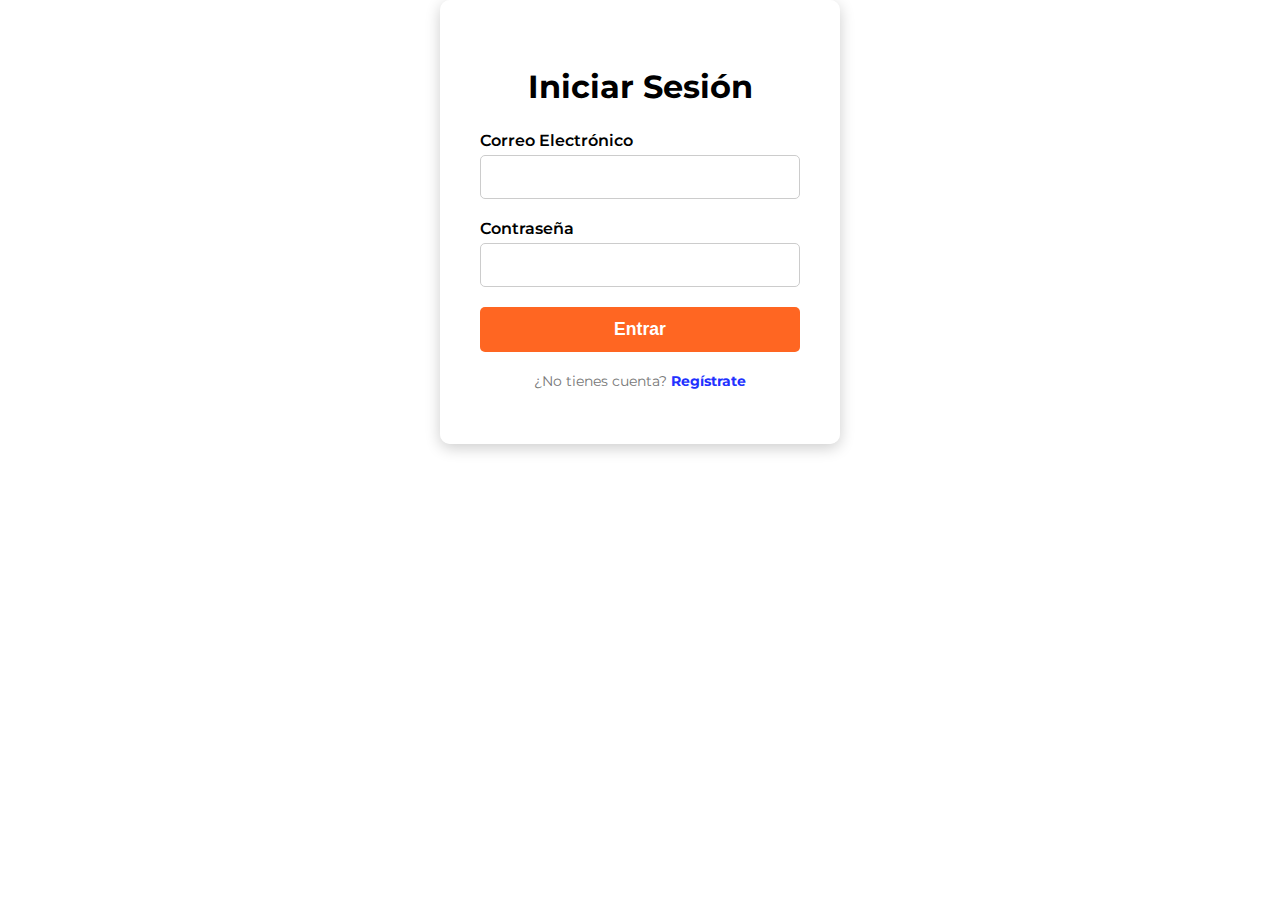
<file: index.html>
<!DOCTYPE html>
<html lang="en">
<head>
    <meta charset="UTF-8">
    <meta name="viewport" content="width=device-width, initial-scale=1.0">
    <title>Iniciar Sesión - NBALovers</title>
    <link rel="stylesheet" href="login-styles.css">
    <link href="https://fonts.googleapis.com/css2?family=Montserrat:wght@400;700&display=swap" rel="stylesheet">
    <link href="https://fonts.googleapis.com/css2?family=Material+Symbols+Outlined" rel="stylesheet" />
</head>
<body>
    <div class="login-container">
        <div class="login-box">
            <h2 class="login-title">Iniciar Sesión</h2>
            <form action="home.html" method="get">
                <div class="input-group">
                    <label for="email">Correo Electrónico</label>
                    <input type="email" id="email" name="email" required>
                </div>
                <div class="input-group">
                    <label for="password">Contraseña</label>
                    <input type="password" id="password" name="password" required>
                </div>
                <button type="submit" class="login-button">Entrar</button>
            </form>
            <p class="signup-link">
                ¿No tienes cuenta? <a href="registrate.html">Regístrate</a>
            </p>
        </div>
    </div>
</body>
</html>
</file>
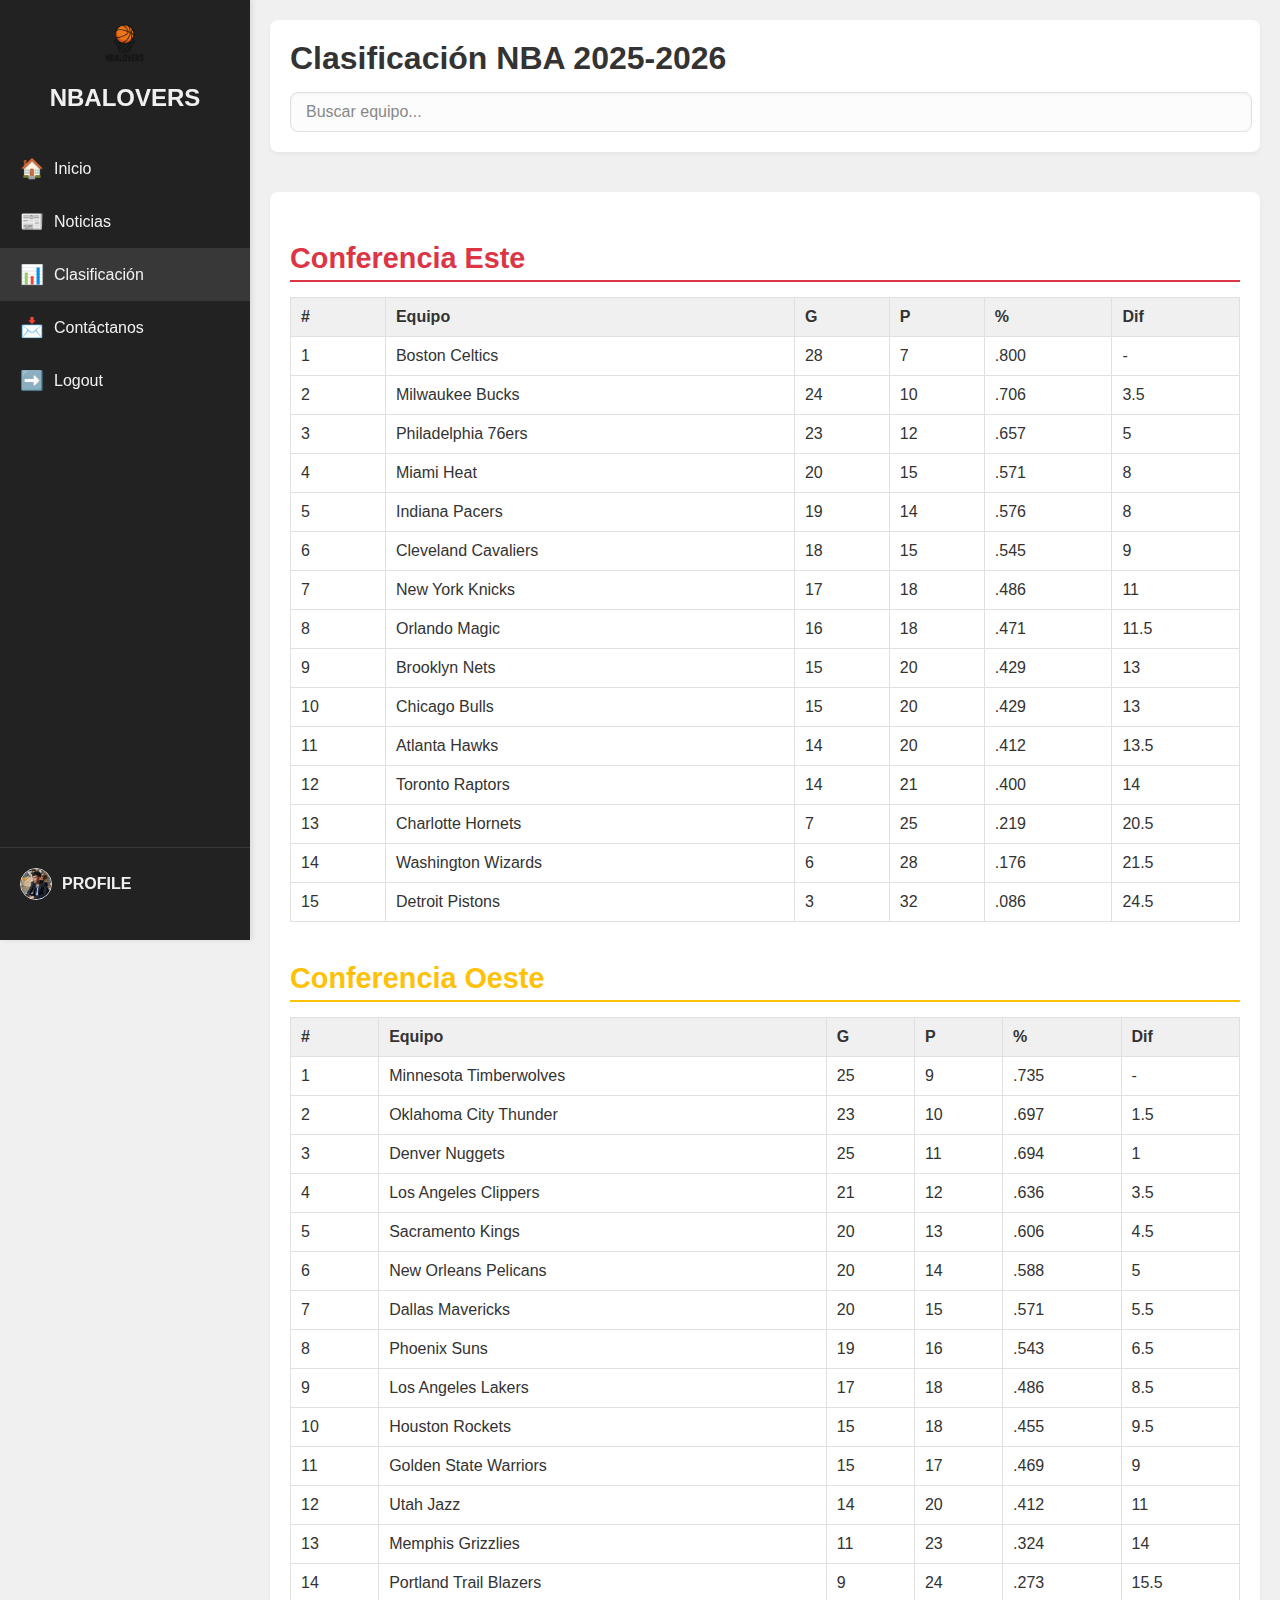
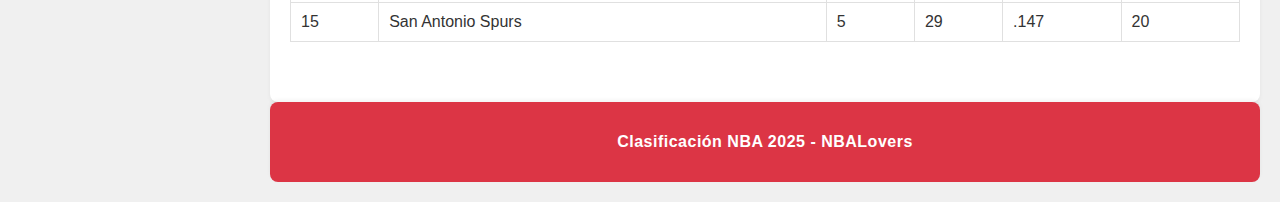
<file: clasificacion.html>
<!DOCTYPE html>
<html lang="es">
<head>
    <meta charset="UTF-8">
    <meta name="viewport" content="width=device-width, initial-scale=1.0">
    <title>Clasificación NBA - NBALovers</title>
    <link rel="stylesheet" href="clasificacion.css"> 
</head>
<body>
    <div class="sidebar">
        <div class="sidebar-header">
            <img src="NBA.png" alt="Logo NBALovers" class="sidebar-logo">
            <h2 class="sidebar-title">NBALOVERS</h2>
            <button class="close-sidebar">X</button> 
        </div>
        <nav class="sidebar-nav">
            <ul>
                <li><a href="home.html"><span class="icon">🏠</span> Inicio</a></li>
                <li><a href="noticias.html"><span class="icon">📰</span> Noticias</a></li>
                <li class="active"><a href="clasificacion.html"><span class="icon">📊</span> Clasificación</a></li> <li><a href="contactanos.html"><span class="icon">📩</span> Contáctanos</a></li>
                <li><a href="index.html"><span class="icon">➡️</span> Logout</a></li>
            </ul>
        </nav>
        <div class="sidebar-profile">
            <h3> <img src="programador.jpg" alt="Imagen de perfil" 
                class="profile-img">PROFILE
            </h3> 
        </div>
    </div>

    <div class="main-content">
        <header class="page-header">
            <h1>Clasificación NBA 2025-2026</h1>
            <input type="text" id="searchInput" placeholder="Buscar equipo..." class="main-search-input">
        </header>

        <section class="clasificacion-section">
            <h2 id="conferenciaEsteTitle">Conferencia Este</h2>
            <table class="clasificacion-table" id="tablaEste">
                <thead>
                    <tr>
                        <th>#</th>
                        <th>Equipo</th>
                        <th>G</th>
                        <th>P</th>
                        <th>%</th>
                        <th>Dif</th>
                    </tr>
                </thead>
                <tbody>
                    <tr><td>1</td><td>Boston Celtics</td><td>28</td><td>7</td><td>.800</td><td>-</td></tr>
                    <tr><td>2</td><td>Milwaukee Bucks</td><td>24</td><td>10</td><td>.706</td><td>3.5</td></tr>
                    <tr><td>3</td><td>Philadelphia 76ers</td><td>23</td><td>12</td><td>.657</td><td>5</td></tr>
                    <tr><td>4</td><td>Miami Heat</td><td>20</td><td>15</td><td>.571</td><td>8</td></tr>
                    <tr><td>5</td><td>Indiana Pacers</td><td>19</td><td>14</td><td>.576</td><td>8</td></tr>
                    <tr><td>6</td><td>Cleveland Cavaliers</td><td>18</td><td>15</td><td>.545</td><td>9</td></tr>
                    <tr><td>7</td><td>New York Knicks</td><td>17</td><td>18</td><td>.486</td><td>11</td></tr>
                    <tr><td>8</td><td>Orlando Magic</td><td>16</td><td>18</td><td>.471</td><td>11.5</td></tr>
                    <tr><td>9</td><td>Brooklyn Nets</td><td>15</td><td>20</td><td>.429</td><td>13</td></tr>
                    <tr><td>10</td><td>Chicago Bulls</td><td>15</td><td>20</td><td>.429</td><td>13</td></tr>
                    <tr><td>11</td><td>Atlanta Hawks</td><td>14</td><td>20</td><td>.412</td><td>13.5</td></tr>
                    <tr><td>12</td><td>Toronto Raptors</td><td>14</td><td>21</td><td>.400</td><td>14</td></tr>
                    <tr><td>13</td><td>Charlotte Hornets</td><td>7</td><td>25</td><td>.219</td><td>20.5</td></tr>
                    <tr><td>14</td><td>Washington Wizards</td><td>6</td><td>28</td><td>.176</td><td>21.5</td></tr>
                    <tr><td>15</td><td>Detroit Pistons</td><td>3</td><td>32</td><td>.086</td><td>24.5</td></tr>
                </tbody>
            </table>

            <h2 id="conferenciaOesteTitle">Conferencia Oeste</h2>
            <table class="clasificacion-table" id="tablaOeste">
                <thead>
                    <tr>
                        <th>#</th>
                        <th>Equipo</th>
                        <th>G</th>
                        <th>P</th>
                        <th>%</th>
                        <th>Dif</th>
                    </tr>
                </thead>
                <tbody>
                    <tr><td>1</td><td>Minnesota Timberwolves</td><td>25</td><td>9</td><td>.735</td><td>-</td></tr>
                    <tr><td>2</td><td>Oklahoma City Thunder</td><td>23</td><td>10</td><td>.697</td><td>1.5</td></tr>
                    <tr><td>3</td><td>Denver Nuggets</td><td>25</td><td>11</td><td>.694</td><td>1</td></tr>
                    <tr><td>4</td><td>Los Angeles Clippers</td><td>21</td><td>12</td><td>.636</td><td>3.5</td></tr>
                    <tr><td>5</td><td>Sacramento Kings</td><td>20</td><td>13</td><td>.606</td><td>4.5</td></tr>
                    <tr><td>6</td><td>New Orleans Pelicans</td><td>20</td><td>14</td><td>.588</td><td>5</td></tr>
                    <tr><td>7</td><td>Dallas Mavericks</td><td>20</td><td>15</td><td>.571</td><td>5.5</td></tr>
                    <tr><td>8</td><td>Phoenix Suns</td><td>19</td><td>16</td><td>.543</td><td>6.5</td></tr>
                    <tr><td>9</td><td>Los Angeles Lakers</td><td>17</td><td>18</td><td>.486</td><td>8.5</td></tr>
                    <tr><td>10</td><td>Houston Rockets</td><td>15</td><td>18</td><td>.455</td><td>9.5</td></tr>
                    <tr><td>11</td><td>Golden State Warriors</td><td>15</td><td>17</td><td>.469</td><td>9</td></tr>
                    <tr><td>12</td><td>Utah Jazz</td><td>14</td><td>20</td><td>.412</td><td>11</td></tr>
                    <tr><td>13</td><td>Memphis Grizzlies</td><td>11</td><td>23</td><td>.324</td><td>14</td></tr>
                    <tr><td>14</td><td>Portland Trail Blazers</td><td>9</td><td>24</td><td>.273</td><td>15.5</td></tr>
                    <tr><td>15</td><td>San Antonio Spurs</td><td>5</td><td>29</td><td>.147</td><td>20</td></tr>
                </tbody>
            </table>
        </section>

        <footer class="page-footer">
            <p>Clasificación NBA 2025 - NBALovers</p>
        </footer>
    </div>

    <script>
        document.addEventListener('DOMContentLoaded', function() {
            const searchInput = document.getElementById('searchInput');
            const tablaEste = document.getElementById('tablaEste');
            const tablaOeste = document.getElementById('tablaOeste');
            const conferenciaEsteTitle = document.getElementById('conferenciaEsteTitle');
            const conferenciaOesteTitle = document.getElementById('conferenciaOesteTitle');

            searchInput.addEventListener('keyup', function() {
                const searchTerm = searchInput.value.toLowerCase();
                
                function filterTable(table) {
                    const rows = table.querySelectorAll('tbody tr');
                    let anyRowVisible = false;

                    rows.forEach(row => {
                        const teamName = row.children[1].textContent.toLowerCase(); 
                        if (teamName.includes(searchTerm)) {
                            row.style.display = ''; 
                            anyRowVisible = true;
                        } else {
                            row.style.display = 'none'; 
                        }
                    });
                    return anyRowVisible;
                }

                const esteVisible = filterTable(tablaEste);
                const oesteVisible = filterTable(tablaOeste);

                conferenciaEsteTitle.style.display = esteVisible || searchTerm === '' ? '' : 'none';
                conferenciaOesteTitle.style.display = oesteVisible || searchTerm === '' ? '' : 'none';

                tablaEste.style.display = esteVisible || searchTerm === '' ? '' : 'none';
                tablaOeste.style.display = oesteVisible || searchTerm === '' ? '' : 'none';
            });
        });
    </script>
</body>
</html>
</file>
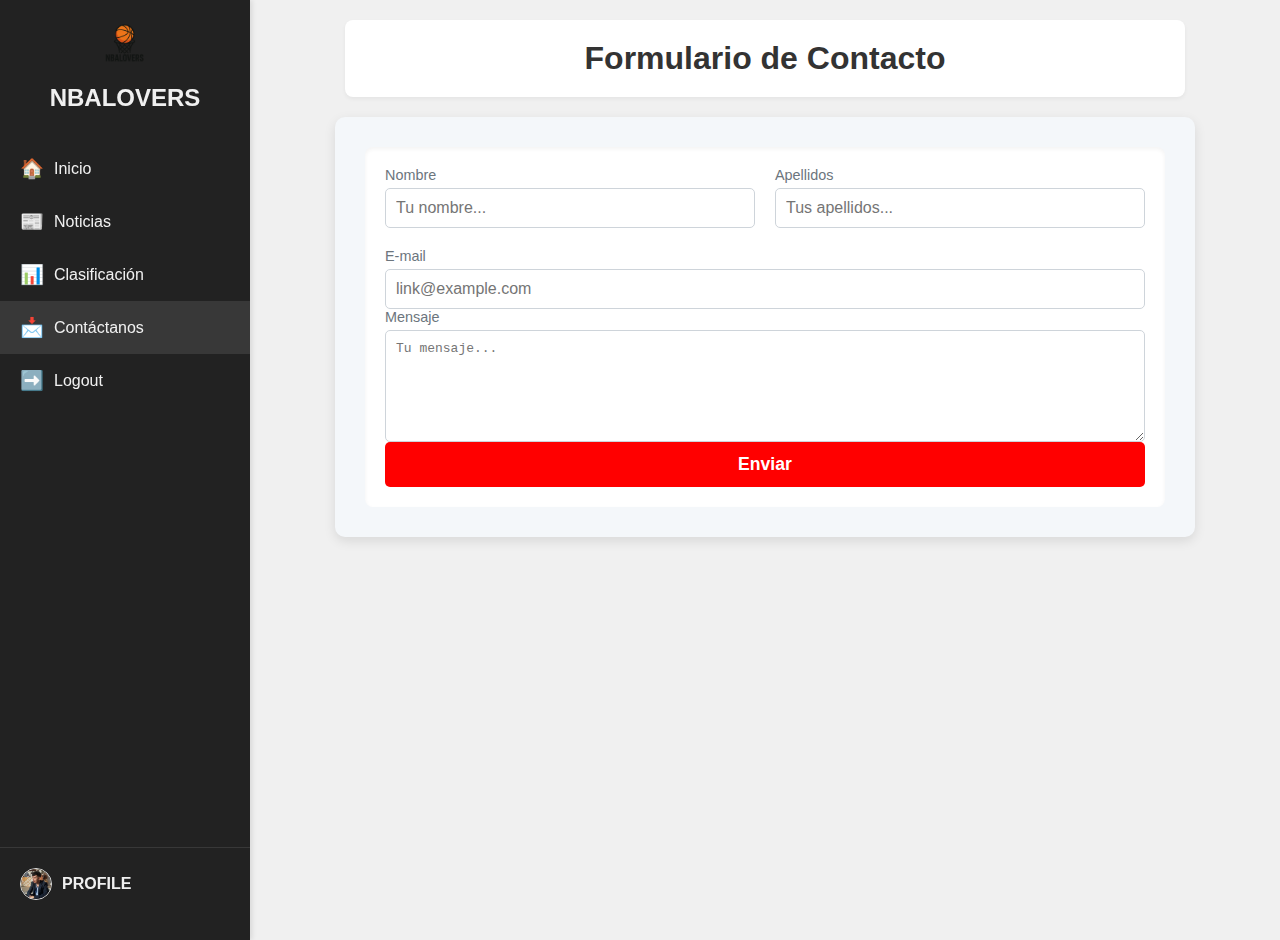
<file: contactanos.html>
<!DOCTYPE html>
<html lang="es">
<head>
    <meta charset="UTF-8">
    <meta name="viewport" content="width=device-width, initial-scale=1.0">
    <title>Contacto - NBALovers</title>
    <link rel="stylesheet" href="clasificacion.css">
    <link rel="stylesheet" href="contactanos.css">
    <link href="https://fonts.googleapis.com/css2?family=Material+Symbols+Outlined" rel="stylesheet" />
</head>
<body>
    <div class="sidebar">
        <div class="sidebar-header">
            <img src="NBA.png" alt="Logo NBALovers" class="sidebar-logo">
            <h2 class="sidebar-title">NBALOVERS</h2>
            <button class="close-sidebar">X</button>
        </div>
        <nav class="sidebar-nav">
            <ul>
                <li><a href="home.html"><span class="icon">🏠</span> Inicio</a></li>
                <li><a href="noticias.html"><span class="icon">📰</span> Noticias</a></li>
                <li><a href="clasificacion.html"><span class="icon">📊</span> Clasificación</a></li>
                <li class="active"><a href="contactanos.html"><span class="icon">📩</span> Contáctanos</a></li>
                <li><a href="index.html"><span class="icon">➡️</span> Logout</a></li>
            </ul>
        </nav>
        <div class="sidebar-profile">
            <h3> <img src="programador.jpg" alt="Imagen de perfil" 
                class="profile-img">PROFILE
            </h3> 
        </div>
    </div>
    <div class="main-content">
        <header class="page-header">
            <h1>Formulario de Contacto</h1>
        </header>

        <section class="contact-section">
            <div class="contact-form">
                <form action="#" method="post">
                    <div class="form-row">
                        <div class="input-group">
                            <label for="nombre">Nombre</label>
                            <input type="text" id="nombre" name="nombre" placeholder="Tu nombre..." required>
                        </div>
                        <div class="input-group">
                            <label for="apellidos">Apellidos</label>
                            <input type="text" id="apellidos" name="apellidos" placeholder="Tus apellidos..." required>
                        </div>
                    </div>
                    <div class="input-group">
                        <label for="email">E-mail</label>
                        <input type="email" id="email" name="email" placeholder="link@example.com" required>
                    </div>
                    <div class="input-group">
                        <label for="mensaje">Mensaje</label>
                        <textarea id="mensaje" name="mensaje" placeholder="Tu mensaje..." rows="6" required></textarea>
                    </div>
                    <button type="submit" class="submit-button">Enviar</button>
                </form>
            </div>
        </section>
    </div>
</body>
</html>
</file>
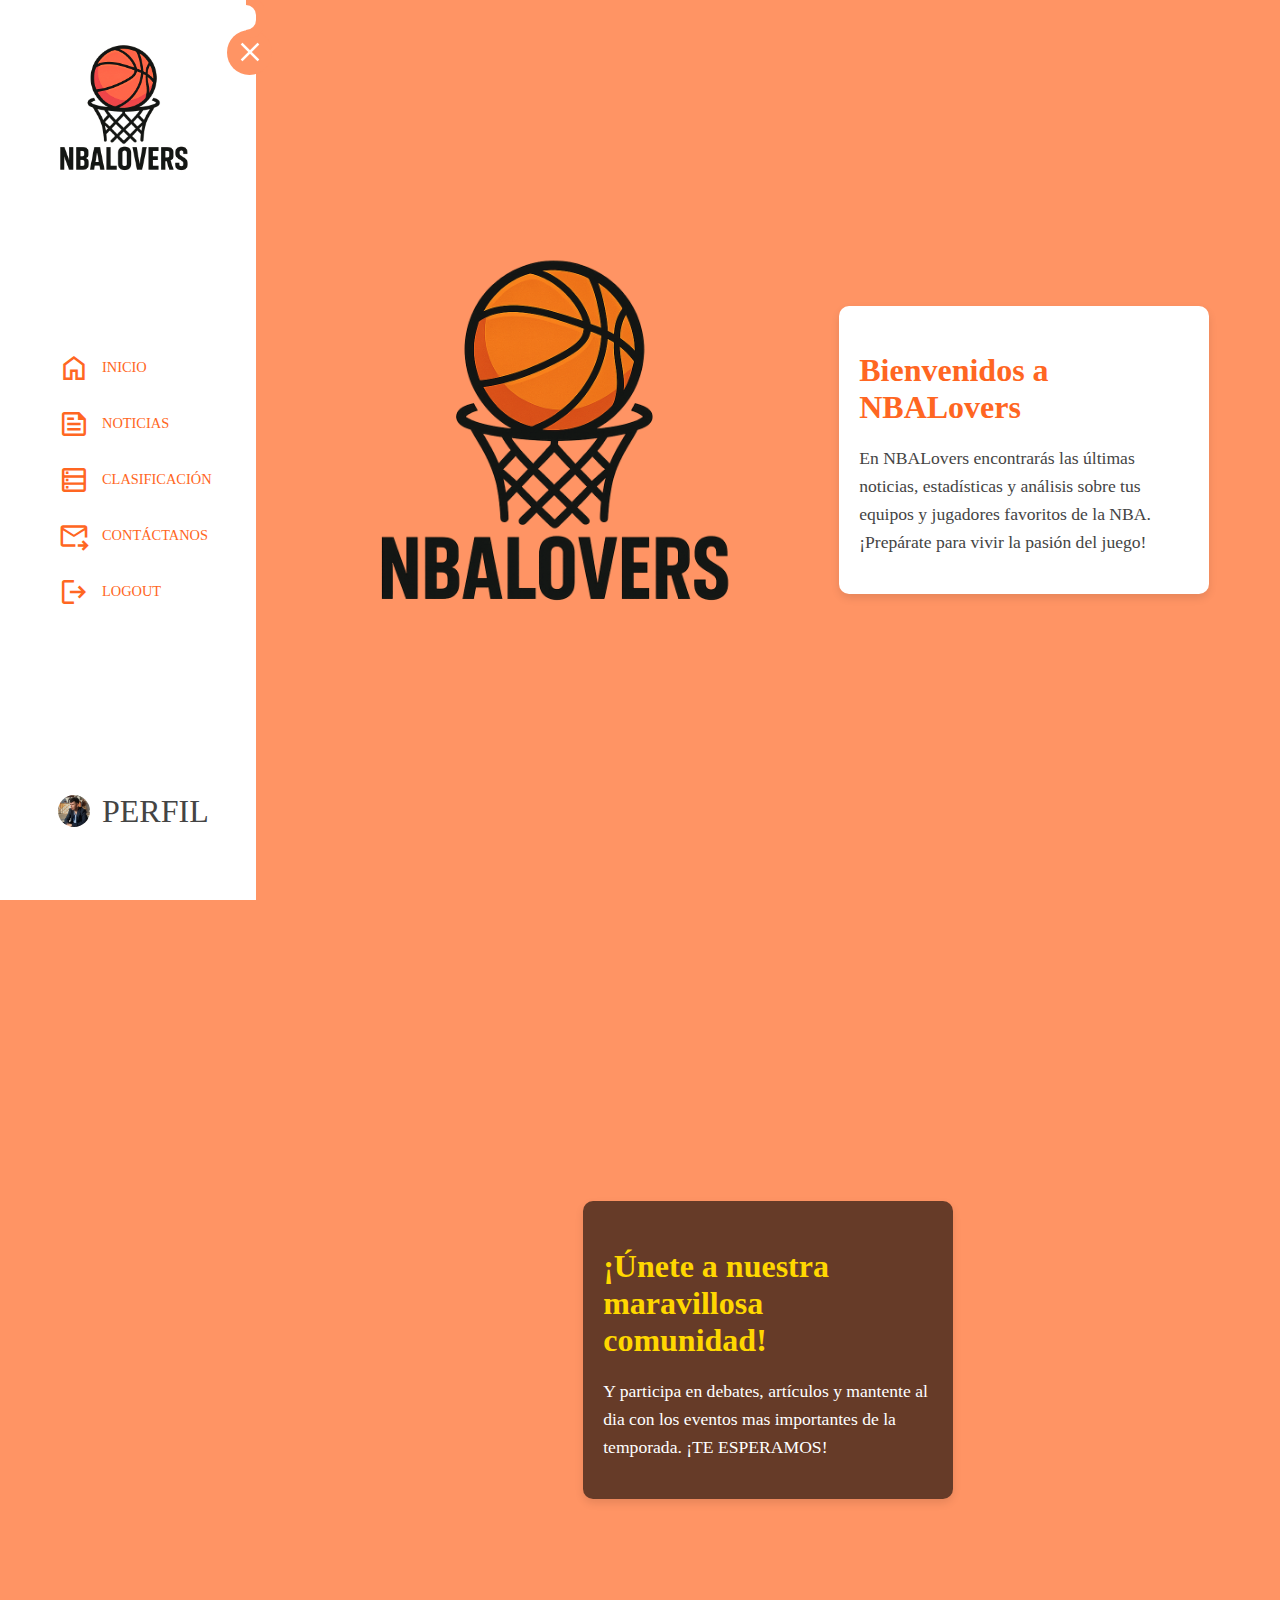
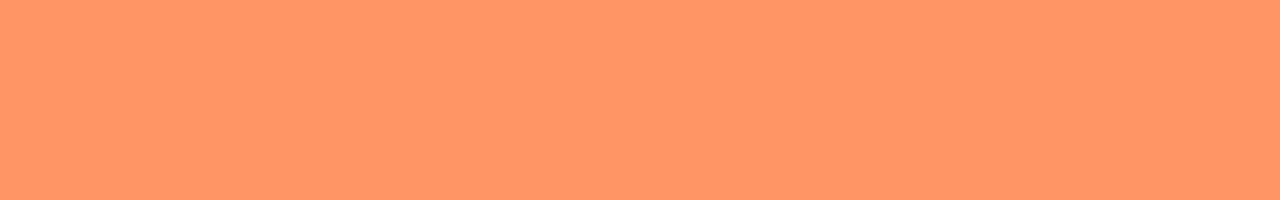
<file: home.html>
<!DOCTYPE html>
<html lang="en">
<head>
    <meta charset="UTF-8">
    <meta name="viewport" content="width=device-width, initial-scale=1.0">
    <title>NBALovers</title>
    <link rel="icon" href="iconon.png">
    <link rel="stylesheet" href="styles.css">
    <link  href="https://fonts.googleapis.com/css2?family=Material+Symbols+Outlined" rel="stylesheet" />
</head>
<body>
    <aside class="sidebar">
        <form class="sidebar__form">
            <input type="checkbox" id="open-menu">
            <label class="material-symbols-outlined" for="open-menu">close</label>
            <label class="material-symbols-outlined open-button" for="open-menu">
            double_arrow
            </label>
        </form>
        <picture class="sidebar__pictures">
            <img src="NBA.png">
        </picture>
        <nav class="sidebar__nav">
            <ul>
                <li class="sidebar__item">
                    <span class="material-symbols-outlined">Home</span>
                    <a href="#">Inicio</a>
                </li>
                <li class="sidebar__item">
                    <span class="material-symbols-outlined">News</span>
                    <a href="noticias.html">Noticias</a>
                </li>
                <li class="sidebar__item">
                    <a href="clasificacion.html"> 
                        <span class="material-symbols-outlined">Data_Table
                        </span> Clasificación 
                    </a>
                </li>
                <li class="sidebar__item">
                    <span class="material-symbols-outlined">forward_to_inbox</span>
                    <a href="contactanos.html">Contáctanos</a>
                </li>
                <li class="sidebar__item">
                    <span class="material-symbols-outlined">logout</span>
                    <a href="index.html">Logout</a>
                </li>
            </ul>
        </nav>
        <div class="sidebar__profile">
            <ul>
                <li class="sidebar__item item--profile">
                    <img src="programador.jpg">
                    <a href="#"> 
                    <span class="profile-option">Perfil</span>
                    </a>
                </li>
            </ul>
        </div>
    </aside>
    <div class="main-content">
        <div class="scroll-section">
            <img src="NBA.png" alt="Logo">
            <div class="text-box">
                <h2>Bienvenidos a NBALovers</h2>
                <p> En NBALovers encontrarás las últimas noticias, estadísticas
                    y análisis sobre tus equipos y jugadores favoritos de la NBA.
                    ¡Prepárate para vivir la pasión del juego!
                </p>
            </div>
        </div>
    <div class="scroll-section court-bg">
        <div class="text-box">
            <h2>¡Únete a nuestra maravillosa comunidad!</h2>
            <p>
                Y participa en debates, artículos y mantente al dia con los eventos
                mas importantes de la temporada. ¡TE ESPERAMOS!
            </p>
        </div>
    </div>
    </div>
</body>
</html>
</file>
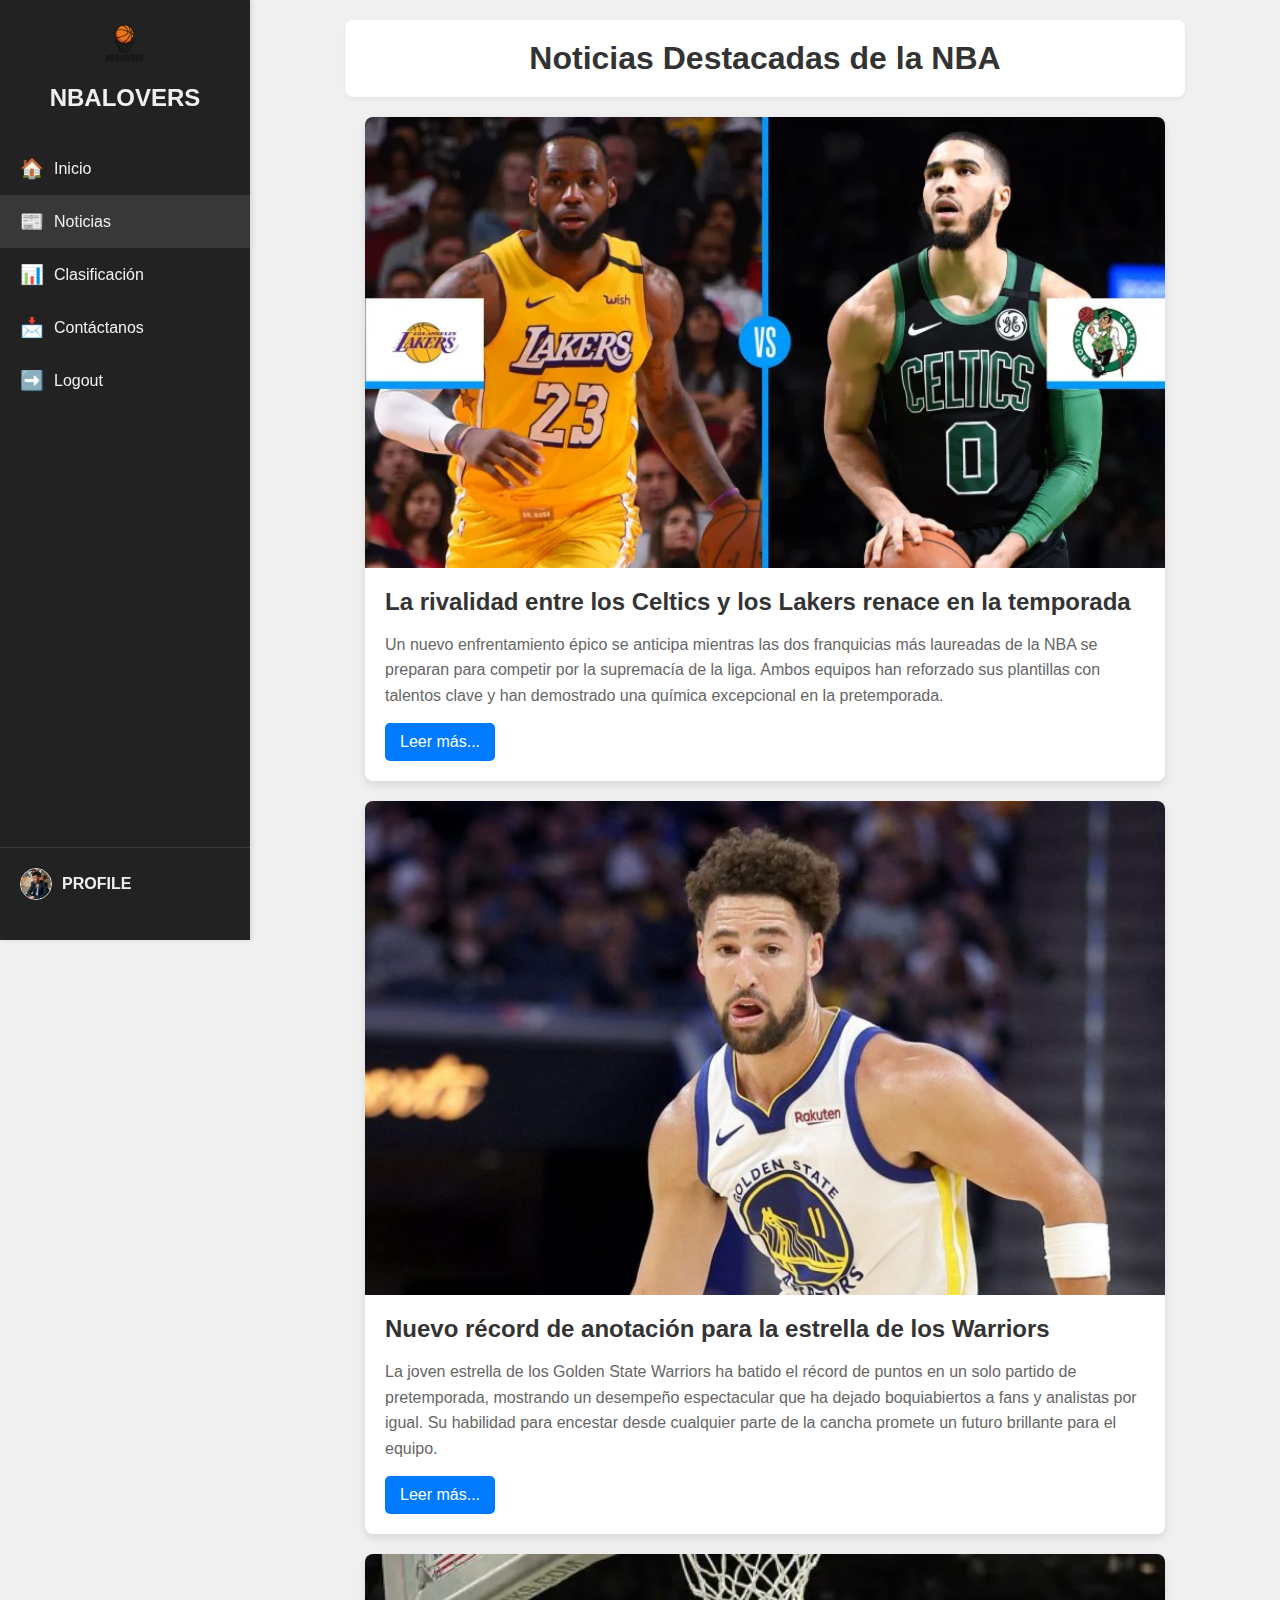
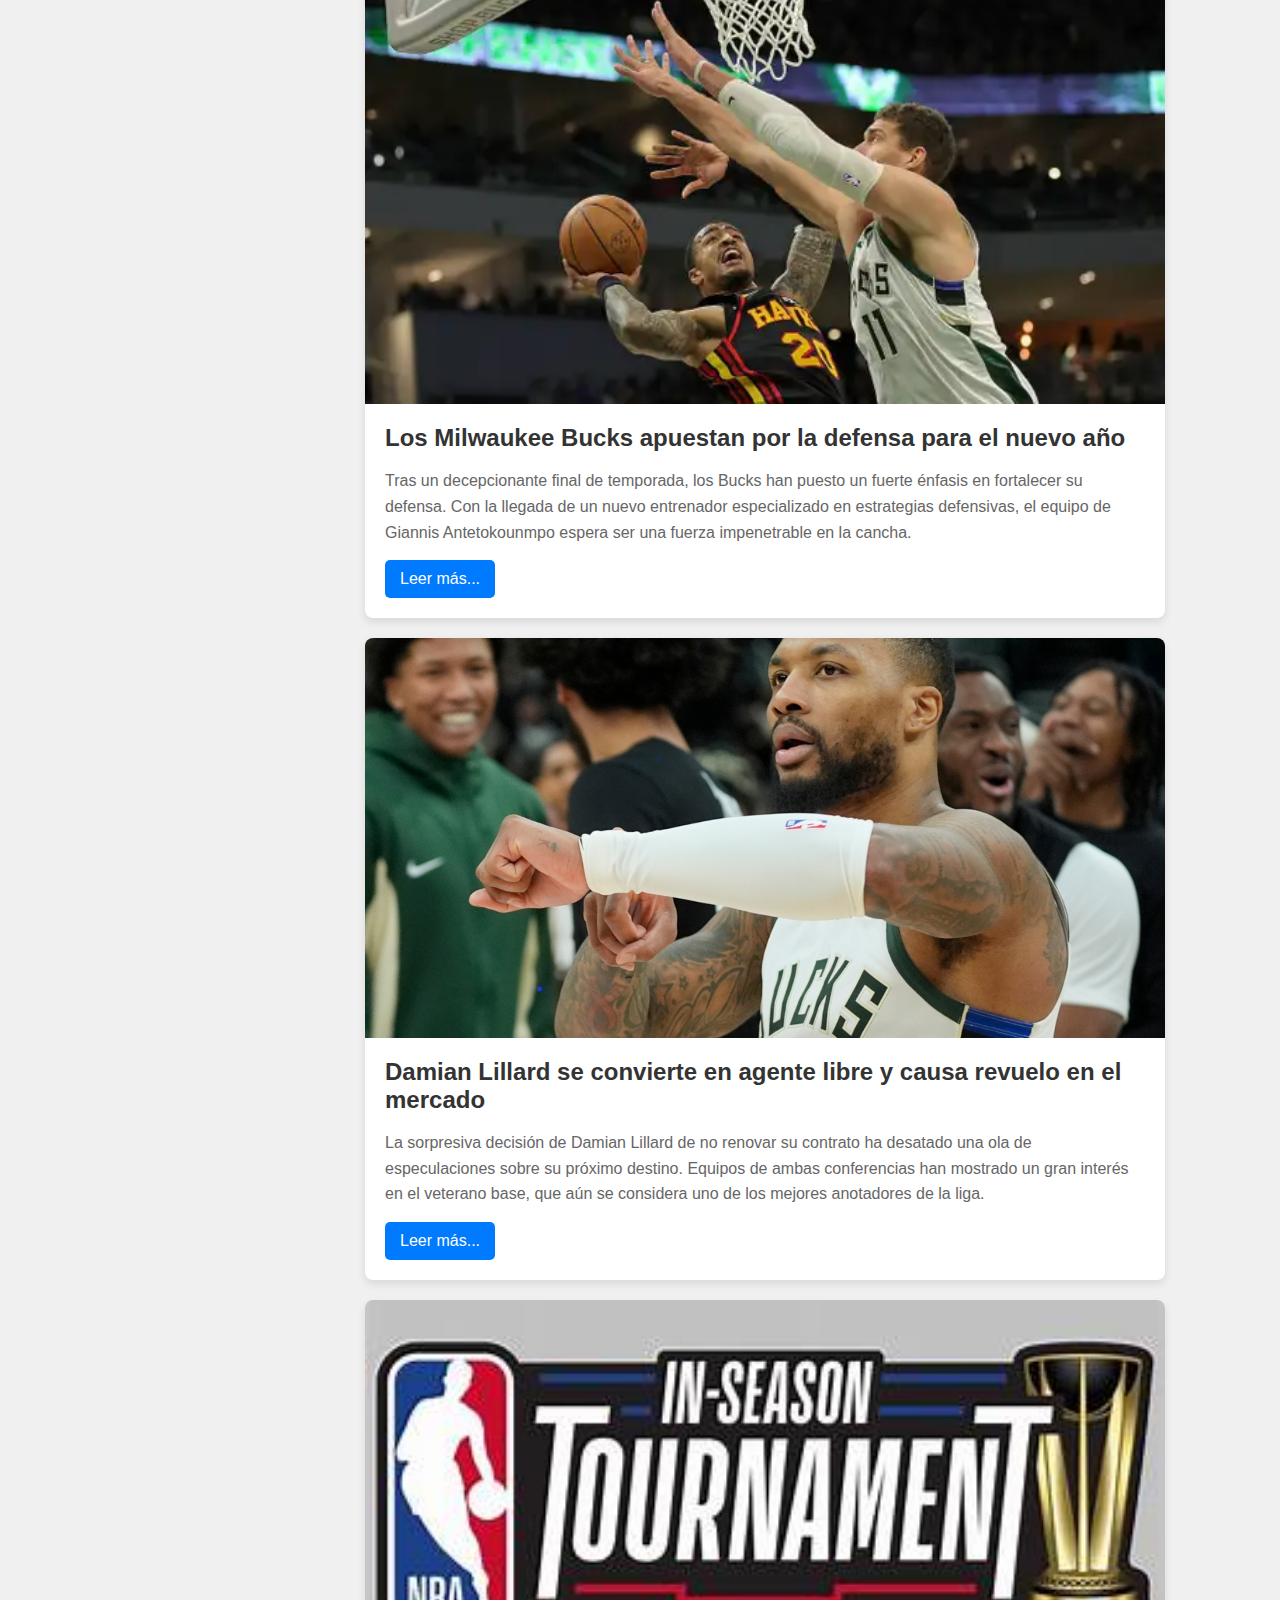
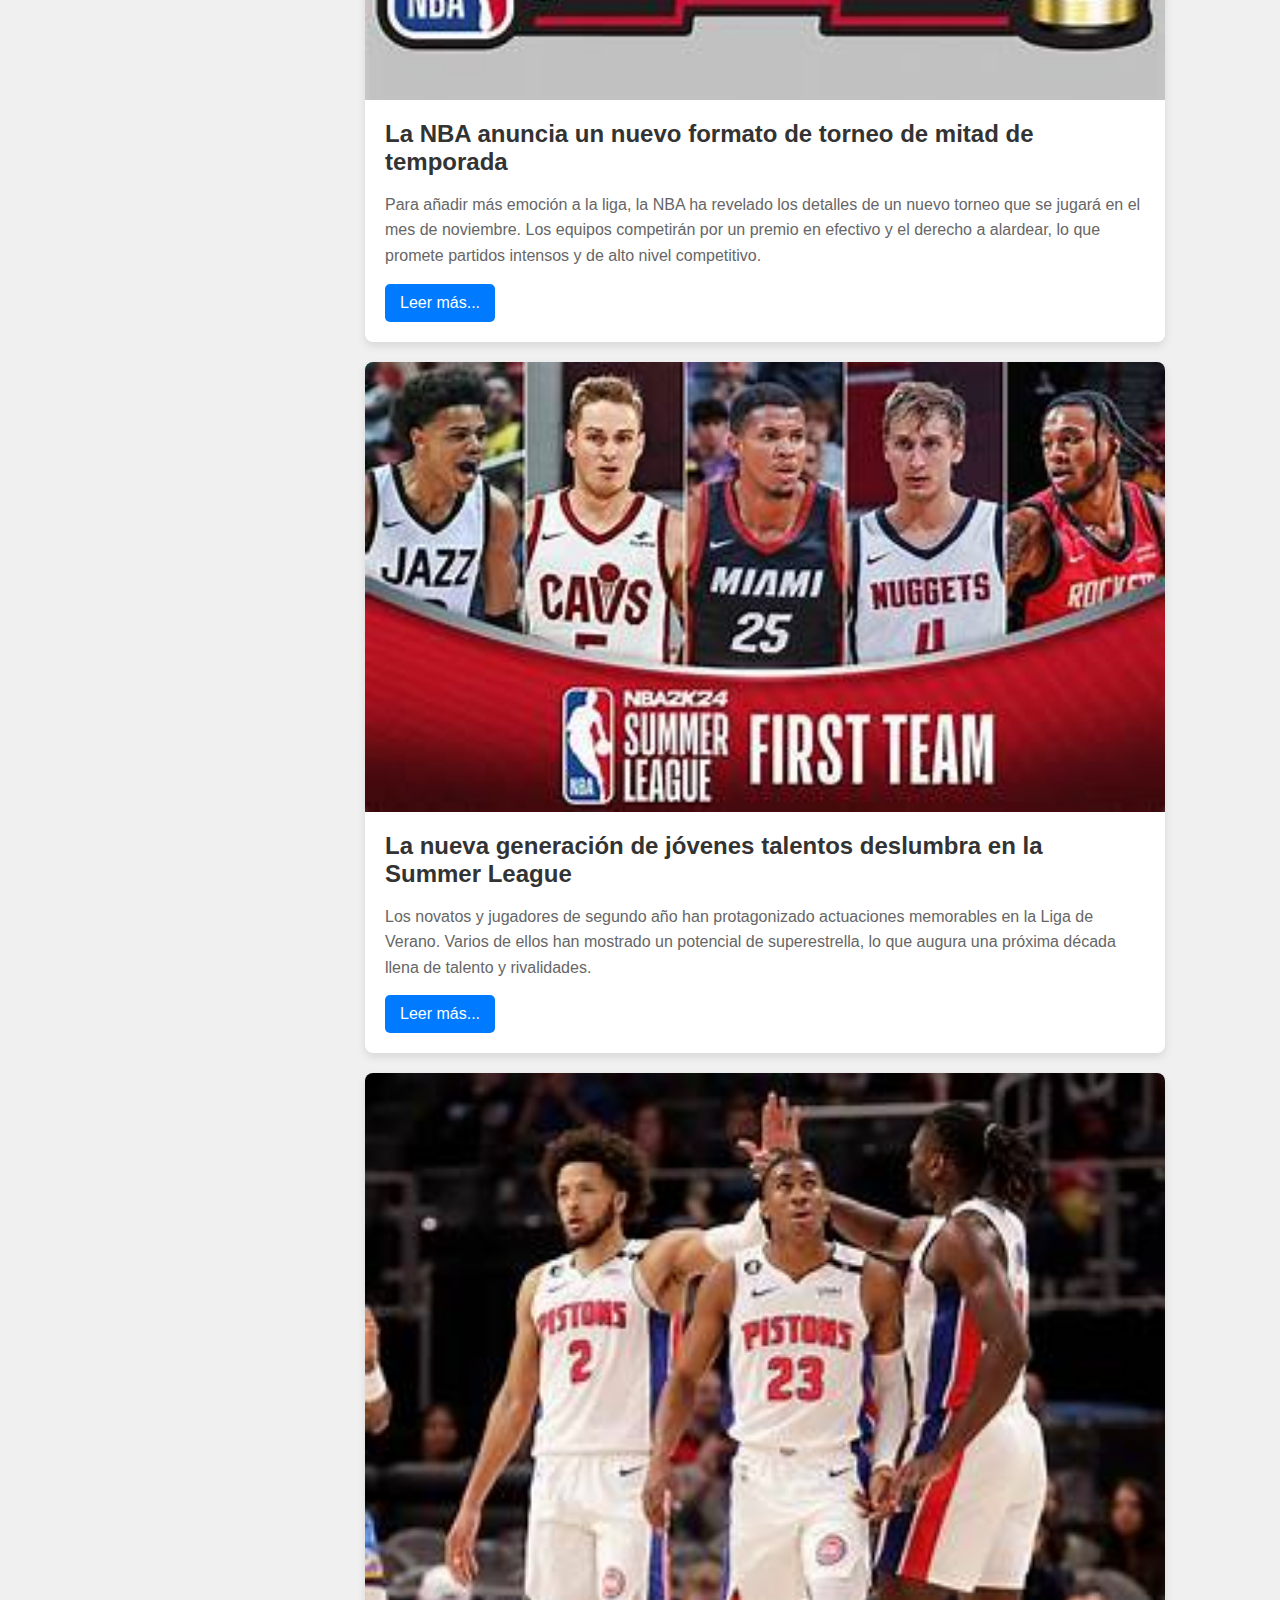
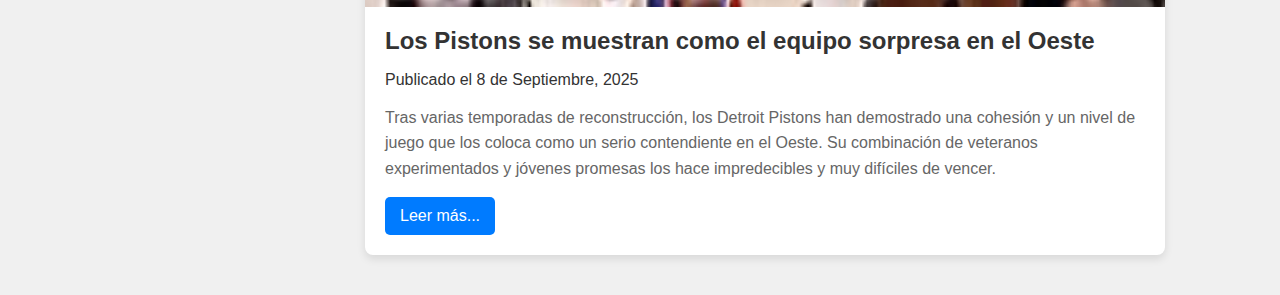
<file: noticias.html>
<!DOCTYPE html>
<html lang="es">
<head>
    <meta charset="UTF-8">
    <meta name="viewport" content="width=device-width, initial-scale=1.0">
    <title>Noticias NBA - NBALovers</title>
    <link rel="stylesheet" href="clasificacion.css">
    <link rel="stylesheet" href="noticias.css">
</head>
<body>
    <div class="sidebar">
        <div class="sidebar-header">
            <img src="NBA.png" alt="Logo NBALovers" class="sidebar-logo">
            <h2 class="sidebar-title">NBALOVERS</h2>
            <button class="close-sidebar">X</button>
        </div>
        <nav class="sidebar-nav">
            <ul>
                <li><a href="home.html"><span class="icon">🏠</span> Inicio</a></li>
                <li class="active"><a href="noticias.html"><span class="icon">📰</span> Noticias</a></li>
                <li><a href="clasificacion.html"><span class="icon">📊</span> Clasificación</a></li>
                <li><a href="contactanos.html"><span class="icon">📩</span> Contáctanos</a></li>
                <li><a href="index.html"><span class="icon">➡️</span> Logout</a></li>
            </ul>
        </nav>
        <div class="sidebar-profile">
            <h3> <img src="programador.jpg" alt="Imagen de perfil" 
                class="profile-img">PROFILE
            </h3> 
        </div>
    </div>

    <div class="main-content">
        <header class="page-header">
            <h1>Noticias Destacadas de la NBA</h1>
        </header>

        <div class="news-card">
            <img src="lakers.webp">
            <div class="news-content">
                <h2 class="news-title">La rivalidad entre los Celtics y los Lakers renace en la temporada</h2>
                <p class="news-summary">Un nuevo enfrentamiento épico se anticipa mientras las dos franquicias más laureadas de la NBA se preparan para competir por la supremacía de la liga. Ambos equipos han reforzado sus plantillas con talentos clave y han demostrado una química excepcional en la pretemporada.</p>
                <a href="#" class="read-more">Leer más...</a>
            </div>
        </div>

        <div class="news-card">
            <img src="warriors.jpg">
            <div class="news-content">
                <h2 class="news-title">Nuevo récord de anotación para la estrella de los Warriors</h2>
                <p class="news-summary">La joven estrella de los Golden State Warriors ha batido el récord de puntos en un solo partido de pretemporada, mostrando un desempeño espectacular que ha dejado boquiabiertos a fans y analistas por igual. Su habilidad para encestar desde cualquier parte de la cancha promete un futuro brillante para el equipo.</p>
                <a href="#" class="read-more">Leer más...</a>
            </div>
        </div>
        
        <div class="news-card">
            <img src="bucks.webp">
            <div class="news-content">
                <h2 class="news-title">Los Milwaukee Bucks apuestan por la defensa para el nuevo año</h2>
                <p class="news-summary">Tras un decepcionante final de temporada, los Bucks han puesto un fuerte énfasis en fortalecer su defensa. Con la llegada de un nuevo entrenador especializado en estrategias defensivas, el equipo de Giannis Antetokounmpo espera ser una fuerza impenetrable en la cancha.</p>
                <a href="#" class="read-more">Leer más...</a>
            </div>
        </div>

        <div class="news-card">
            <img src="lilard.png" alt="Damian Lillard driblando el balón" class="news-image">
            <div class="news-content">
                <h2 class="news-title">Damian Lillard se convierte en agente libre y causa revuelo en el mercado</h2>
                <p class="news-summary">La sorpresiva decisión de Damian Lillard de no renovar su contrato ha desatado una ola de especulaciones sobre su próximo destino. Equipos de ambas conferencias han mostrado un gran interés en el veterano base, que aún se considera uno de los mejores anotadores de la liga.</p>
                <a href="#" class="read-more">Leer más...</a>
            </div>
        </div>

        <div class="news-card">
            <img src="tournament.jpg" alt="Trofeo de un torneo de baloncesto" class="news-image">
            <div class="news-content">
                <h2 class="news-title">La NBA anuncia un nuevo formato de torneo de mitad de temporada</h2>
                <p class="news-summary">Para añadir más emoción a la liga, la NBA ha revelado los detalles de un nuevo torneo que se jugará en el mes de noviembre. Los equipos competirán por un premio en efectivo y el derecho a alardear, lo que promete partidos intensos y de alto nivel competitivo.</p>
                <a href="#" class="read-more">Leer más...</a>
            </div>
        </div>
        
        <div class="news-card">
            <img src="summer.jpg">
            <div class="news-content">
                <h2 class="news-title">La nueva generación de jóvenes talentos deslumbra en la Summer League</h2>
                <p class="news-summary">Los novatos y jugadores de segundo año han protagonizado actuaciones memorables en la Liga de Verano. Varios de ellos han mostrado un potencial de superestrella, lo que augura una próxima década llena de talento y rivalidades.</p>
                <a href="#" class="read-more">Leer más...</a>
            </div>
        </div>

        <div class="news-card">
            <img src="pistons.jpg">
            <div class="news-content">
                <h2 class="news-title">Los Pistons se muestran como el equipo sorpresa en el Oeste</h2>
                <p class="news-meta">Publicado el 8 de Septiembre, 2025</p>
                <p class="news-summary">Tras varias temporadas de reconstrucción, los Detroit Pistons han demostrado una cohesión y un nivel de juego que los coloca como un serio contendiente en el Oeste. Su combinación de veteranos experimentados y jóvenes promesas los hace impredecibles y muy difíciles de vencer.</p>
                <a href="#" class="read-more">Leer más...</a>
            </div>
        </div>

    </div>

</body>
</html>
</file>
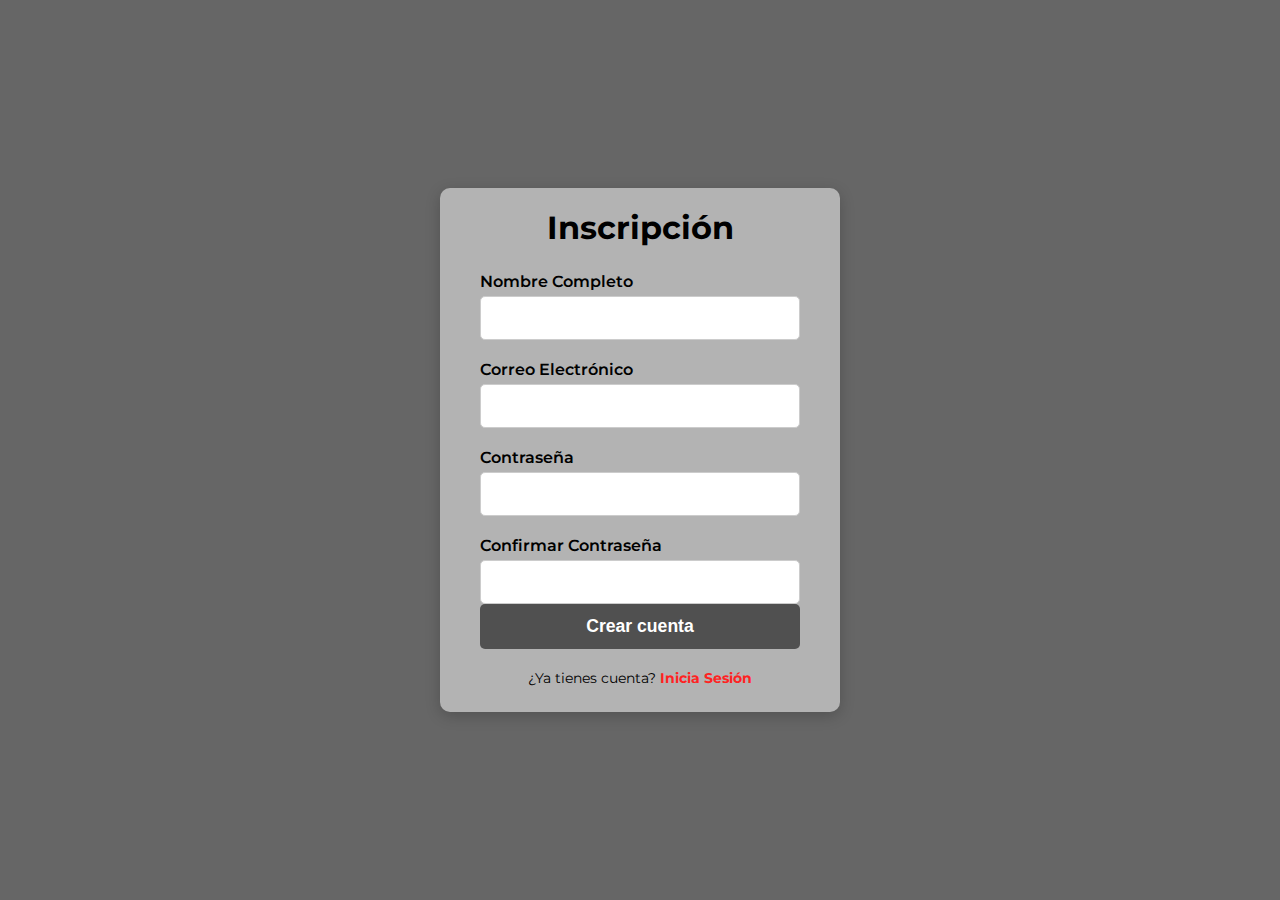
<file: registrate.html>
<!DOCTYPE html>
<html lang="es">
<head>
    <meta charset="UTF-8">
    <meta name="viewport" content="width=device-width, initial-scale=1.0">
    <title>Inscripción - NBALovers</title>
    <link rel="stylesheet" href="registrate.css">
    <link href="https://fonts.googleapis.com/css2?family=Montserrat:wght@400;700&display=swap" rel="stylesheet">
    <link href="https://fonts.googleapis.com/css2?family=Material+Symbols+Outlined" rel="stylesheet" />
</head>
<body>
    <div class="login-box">
        <h2 class="login-title">Inscripción</h2>
        <form action="home.html" method="get">
            <div class="input-group">
                <label for="fullName">Nombre Completo</label>
                <input type="text" id="fullName" name="fullName" required>
            </div>
            <div class="input-group">
                <label for="email">Correo Electrónico</label>
                <input type="email" id="email" name="email" required>
            </div>
            <div class="input-group">
                <label for="password">Contraseña</label>
                <input type="password" id="password" name="password" required>
            </div>
            <div class="input-group">
                <label for="confirmPassword">Confirmar Contraseña</label>
                <input type="password" id="confirmPassword" name="confirmPassword" required>
            </div>
            <button type="submit" class="login-button">Crear cuenta</button>
        </form>
        <p class="signup-link">
            ¿Ya tienes cuenta? <a href="index.html">Inicia Sesión</a>
        </p>
    </div>
</body>
</html>
</file>
<file: login-styles.css>
html, body {
    height: 100%;
    margin: 0;
    padding: 0;
    font-family: Montserrat;
}

* {
    box-sizing: border-box;
}

body {
    display: flex;
    justify-content: center;
    align-items: center;
    height: 100%;
}

.login-container {
    background-image: url('https://wallpapers.com/images/featured-full/kobe-bryant-and-michael-jordan-onr5ozfwmfuxdk32.jpg');
    background-size: cover;
    background-position: center;
    background-repeat: no-repeat;
    background-attachment: fixed;
    width: 100%;
    height: 100%;
}

.login-container::before {
    content: '';
    top: 0;
    left: 0;
    width: 100%;
    height: 100%;
    background-color: rgba(0, 0, 0, 0.6);
    z-index: 1;
}

.login-box {
    background-color: rgba(255, 255, 255, 0.7);
    padding: 40px;
    border-radius: 10px;
    box-shadow: 0 4px 15px rgba(0, 0, 0, 0.2);
    text-align: center;
    max-width: 400px;
    width: 90%;
    z-index: 2;
    margin: auto;
    /*margin-top: 50px;*/
}

.login-title {
    font-size: 2rem;
    color: #000;
    margin-bottom: 25px;
}

.input-group {
    margin-bottom: 20px;
    text-align: left;
}

.input-group label {
    display: block;
    margin-bottom: 5px;
    color: #000;
    font-weight: 600;
}

.input-group input {
    width: 100%;
    padding: 12px;
    border: 1px solid #ccc;
    border-radius: 5px;
    font-size: 1rem;
    transition: border-color 0.3s;
}

.input-group input:focus {
    border-color: #f62;
    outline: none;
}

.login-button {
    width: 100%;
    padding: 12px;
    background-color: #f62;
    color: white;
    border: none;
    border-radius: 5px;
    font-size: 1.1rem;
    font-weight: bold;
    cursor: pointer;
    transition: background-color 0.3s;
}

.login-button:hover {
    background-color: #d61c00;
}

.signup-link {
    margin-top: 20px;
    font-size: 0.9rem;
    color: #777;
}

.signup-link a {
    color: rgb(34, 49, 255);
    text-decoration: none;
    font-weight: bold;
}

.signup-link a:hover {
    text-decoration: underline;
}



@media (max-width: 768px) {
    .login-box {
        margin-left: 0; 
        width: 90%; 
        margin: 20px auto; 
        padding: 20px;
    }
}
</file>
<file: clasificacion.css>
/* Variables de color para fácil mantenimiento */
:root {
    --color-gris-claro: #f0f0f0; 
    --color-gris-medio: #e0e0e0; /* Para bordes, etc. */
    --color-gris-oscuro: #333; /* Texto principal */
    --color-sidebar-bg: #222; /* Fondo del sidebar */
    --color-sidebar-text: #f0f0f0; /* Texto del sidebar */
    --color-este-rojo: #dc3545; /* Rojo para Conferencia Este */
    --color-oeste-amarillo: #ffc107; /* Amarillo para Conferencia Oeste */
    --color-footer-bg: #dc3545; /* Rojo para el footer */
    --color-footer-text: #ffffff; /* Blanco para el texto del footer */
}

body {
    font-family: Arial, sans-serif;
    margin: 0;
    padding: 0;
    display: flex; 
    background-color: var(--color-gris-claro); 
    color: var(--color-gris-oscuro);
}

/* --- Sidebar --- */
.sidebar {
    width: 250px;
    background-color: var(--color-sidebar-bg);
    color: var(--color-sidebar-text);
    padding: 20px 0;
    box-shadow: 2px 0 5px rgba(0,0,0,0.1);
    position: fixed; 
    height: 100vh;
    display: flex;
    flex-direction: column;
    z-index: 1000; 
}

.sidebar-header {
    text-align: center;
    margin-bottom: 30px;
}

.sidebar-logo {
    width: 50px; 
    height: auto;
    margin-bottom: 10px;
    user-select: none;
}

.sidebar-title {
    margin: 0;
    font-size: 1.5em;
    color: var(--color-sidebar-text);
    user-select: none;
}

.close-sidebar { 
    display: none; 
}

.sidebar-nav {
    user-select: none;
}

.sidebar-nav ul {
    list-style: none;
    padding: 0;
    margin: 0;
}


.sidebar-nav li {
    position: relative; 
}

.sidebar-nav li a {
    display: flex;
    align-items: center;
    padding: 15px 20px;
    text-decoration: none;
    color: var(--color-sidebar-text);
    transition: background-color 0.3s ease;
}

.sidebar-nav li a:hover,
.sidebar-nav li.active a {
    background-color: rgba(255, 255, 255, 0.1);
}

.sidebar-nav .icon {
    margin-right: 10px;
    font-size: 1.2em;
}

.sidebar-profile {
    margin-top: auto; 
    padding: 20px;
    border-top: 1px solid rgba(255, 255, 255, 0.1);
    display: flex; 
    align-items: center; 
    justify-content: space-between; 
    cursor: pointer;
    user-select: none;
}

.sidebar-profile h3 {
    font-size: 1em;
    margin: 0; 
    color: var(--color-sidebar-text);
    display: flex; 
    align-items: center;
    gap: 10px; 
}

.sidebar-profile .profile-img {
    width: 30px; 
    height: 30px;
    border-radius: 50%; 
    object-fit: cover; 
    border: 1px solid var(--color-gris-medio); 
}


/* --- Contenido Principal --- */
.main-content {
    margin-left: 250px; 
    flex-grow: 1; 
    padding: 20px;
    position: relative; 
    min-height: 100vh; 
    display: flex;
    flex-direction: column;
    user-select: none;
}

.page-header {
    background-color: #fff;
    padding: 20px;
    margin-bottom: 20px;
    border-radius: 8px;
    box-shadow: 0 2px 4px rgba(0,0,0,0.05);
}

.page-header h1 {
    margin-top: 0;
    color: var(--color-gris-oscuro);
    margin-left: 270px;
}

/* Nuevo estilo para el buscador en el contenido principal */
.main-search-input {
    width: calc(100% - 20px); 
    padding: 10px 15px;
    margin-top: 15px; 
    border: 1px solid var(--color-gris-medio);
    border-radius: 8px;
    font-size: 1em;
    background-color: #fcfcfc; 
    color: var(--color-gris-oscuro);
    box-shadow: inset 0 1px 3px rgba(0,0,0,0.05); 
}

.main-search-input::placeholder {
    color: #888;
}


.clasificacion-section {
    background-color: #fff; 
    padding: 20px;
    border-radius: 8px;
    box-shadow: 0 2px 4px rgba(0,0,0,0.05);
    flex-grow: 1; 
    margin-top: 20px; 
}

/* Títulos de Conferencia */
#conferenciaEsteTitle {
    color: var(--color-este-rojo); 
    font-size: 1.8em;
    margin-top: 30px;
    margin-bottom: 15px;
    border-bottom: 2px solid var(--color-este-rojo);
    padding-bottom: 5px;
}

#conferenciaOesteTitle {
    color: var(--color-oeste-amarillo); 
    font-size: 1.8em;
    margin-top: 30px;
    margin-bottom: 15px;
    border-bottom: 2px solid var(--color-oeste-amarillo);
    padding-bottom: 5px;
}

/* Tablas de Clasificación */
.clasificacion-table {
    width: 100%;
    border-collapse: collapse;
    margin-bottom: 40px;
}

.clasificacion-table th,
.clasificacion-table td {
    border: 1px solid var(--color-gris-medio);
    padding: 10px;
    text-align: left;
    background-color: #fff; 
    color: var(--color-gris-oscuro); 
}

.clasificacion-table th {
    background-color: var(--color-gris-claro); 
    font-weight: bold;
    color: var(--color-gris-oscuro);
}

.clasificacion-table tbody tr:nth-child(even) { 
    background-color: #f9f9f9;
}

.clasificacion-table tbody tr:hover { 
    background-color: #e9e9e9;
    cursor: pointer;
}

/* --- Footer --- */
.page-footer {
    background-color: var(--color-footer-bg); 
    color: var(--color-footer-text); 
    text-align: center;
    padding: 15px 20px;
    margin-top: 30px; 
    border-radius: 8px; 
    box-shadow: 0 -2px 4px rgba(0,0,0,0.05);
    font-weight: bold;
    letter-spacing: 0.5px;
    margin-top: auto; 
}


/* === ESTILOS PARA MÓVILES === */
@media (max-width: 500px) {
    body {
        flex-direction: column;
    }

    .sidebar {
        width: 100%;
        position: relative;
        height: auto;
        flex-direction: row;
        justify-content: space-around;
        padding: 10px;
    }

    .sidebar-header, .sidebar-nav, .sidebar-profile {
        display: none;
    }

    .main-content {
        margin-left: 0;
        width: 100%;
        padding: 10px;
    }

    .clasificacion-table-container {
        overflow-x: auto;
        -webkit-overflow-scrolling: touch;
    }

    .clasificacion-table {
        min-width: 600px;
    }

    .clasificacion-table th, .clasificacion-table td {
        white-space: nowrap;
    }

    #conferenciaEsteTitle, #conferenciaOesteTitle {
        font-size: 1.2em;
        margin-top: 15px;
        margin-bottom: 10px;
    }

    .page-header {
        padding: 10px;
    }

    .page-header h1 {
        text-align: center;
        margin: 0 auto;
    }
}

@media (max-width: 768px) {
    body {
        flex-direction: column; 
    }

    .sidebar {
        width: 100%; 
        position: relative;
        height: auto;
        flex-direction: row;
        justify-content: space-around;
        padding: 10px;
    }

    .sidebar-header, .sidebar-nav, .sidebar-profile {
        display: none;
    }

    .main-content {
        margin-left: 0; 
        width: 100%;
        padding: 10px;
    }

    
    .clasificacion-table-container {
        overflow-x: auto;
        -webkit-overflow-scrolling: touch;
    }

    .clasificacion-table {
        min-width: 600px; 
    }

    .clasificacion-table th, .clasificacion-table td {
        white-space: nowrap;
    }

    
    #conferenciaEsteTitle, #conferenciaOesteTitle {
        font-size: 1.5em;
        margin-top: 15px;
        margin-bottom: 10px;
    }

    .page-header {
        padding: 10px;
    }

    .page-header h1 {
        text-align: center;
        margin: 0 auto;
    }
}


@media (min-width: 769px) {
    .main-content {
        margin-left: 250px;
    }

    .page-header h1 {
        margin: auto;
    }
}
</file>
<file: contactanos.css>
/* Estilos del contenedor del formulario y centrado */
.main-content {
    margin-left: 250px; 
    flex-grow: 1; 
    padding: 20px;
    position: relative; 
    min-height: 100vh; 
    display: flex;
    flex-direction: column;
    align-items: center; 
    user-select: none;
}

.page-header {
    width: 100%;
    max-width: 800px;
    background-color: #fff;
    padding: 20px;
    margin-bottom: 20px;
    border-radius: 8px;
    box-shadow: 0 2px 4px rgba(0,0,0,0.05);
}

.page-header h1 {
    margin: 0;
    text-align: center;
    font-size: 2em;
}

.contact-section {
    background-color: #f4f7fa;
    padding: 30px;
    border-radius: 10px;
    box-shadow: 0 4px 12px rgba(0, 0, 0, 0.1);
    max-width: 800px;
    width: 100%;
}

.contact-form {
    background-color: #fff;
    padding: 20px;
    border-radius: 8px;
    box-shadow: inset 0 2px 4px rgba(0, 0, 0, 0.05);
}

.form-row {
    display: flex;
    gap: 20px;
    margin-bottom: 20px;
}

.input-group {
    flex: 1;
    display: flex;
    flex-direction: column;
}

.input-group label {
    font-size: 0.9em;
    color: #6c757d;
    margin-bottom: 5px;
}

.input-group input,
.input-group textarea {
    padding: 10px;
    border: 1px solid #ced4da;
    border-radius: 5px;
    font-size: 1em;
    color: #495057;
    transition: border-color 0.3s;
}

.input-group input:focus,
.input-group textarea:focus {
    border-color: #5b9bd5;
    outline: none;
}

.input-group textarea {
    resize: vertical;
}

.submit-button {
    width: 100%;
    padding: 12px;
    background-color: #ff0000; 
    color: white;
    border: none;
    border-radius: 5px;
    font-size: 1.1em;
    font-weight: bold;
    cursor: pointer;
    transition: background-color 0.3s ease;
}

.submit-button:hover {
    background-color: #550e03; 
}

/* Media Queries para diseño responsive */
@media (max-width: 768px) {
    .main-content {
        margin-left: 0;
        padding: 10px;
    }

    .form-row {
        flex-direction: column;
        gap: 0;
    }
}
</file>
<file: styles.css>
html, body {
    height: 100%;
    margin: 0;
    padding: 0;
}

* {
    box-sizing: border-box;
}

label, .sidebar__nav, .sidebar__pictures, .sidebar__profile, .main-content {
    user-select: none;
}

body {
    --bg-color: color-mix(in srgb, #f62 70%, #fff);
    --sidebar-color: #fff;
    --dark-color: #f62;
    --text-color: #444;
    background-color: var(--bg-color);
    font-family: Montserrat;
    display: flex;
    height: 100vh;
}

/* SIDEBAR STYLES */

.sidebar {
    background-color: var(--sidebar-color);
    position: fixed;
    height: 100dvh;
    width: clamp(220px, 20vw, 300px);
    font-size: clamp(1rem, 2.2vw, 3rem);
    display: flex;
    flex-direction: column;
    justify-content: space-between; 
    padding: 30px 0 30px 6px;
    transition: width 0.3s ease; 
    z-index: 1000;
}

.sidebar__nav {
    display: flex;
    flex-direction: column;
}

.sidebar__nav ul {
    display: flex;
    flex-direction: column;
    justify-content: center;
    width: 100%;
}

.sidebar__item {
    list-style: none;
    display: flex;
    align-items: center;
    text-transform: uppercase;
    font-size: .9rem;
    padding-right: 6px;
    color: var(--dark-color);
    border-radius: 36px 0 0 36px;
    position: relative;
}

.sidebar__item span {
    padding: 12px;
    font-size: 2rem;
}

.sidebar__item a {
    display: flex;
    color: inherit;
    text-decoration: none;
    align-items: center;
}

.sidebar__item:hover {
    background-color: var(--bg-color);
    color: var(--sidebar-color);
}

.sidebar__item::before, .sidebar__item::after {
    content: '';
    background-color: var(--bg-color);
    position: absolute;
    right: 0;
    width: 18px;
    height: 18px;
    background-color: transparent;
}

.sidebar__item:hover::before {
    top: -18px;
    border-bottom-right-radius: 25px;
    box-shadow: 4px 4px 0 4px var(--bg-color);
}

.sidebar__item:hover::after {
    bottom: -18px;
    border-top-right-radius: 25px;
    box-shadow: 4px -4px 0 4px var(--bg-color);
}

/* SIDEBAR PICTURES STYLES */

.sidebar__pictures {
    margin-left: 1.5rem;
    position: relative;
    z-index: 10;
}

.sidebar__pictures img {
    width: clamp(4rem, 75%, 20rem);
    margin: auto;
    margin-left: 10px;
    filter: hue-rotate(-22deg);
    user-select: none;
}

/* SIDEBAR PROFILE MENU STYLES */

.sidebar__profile {
    user-select: none;
}

.sidebar__profile img {
    border-radius: 50%;
    width: 2rem;
}

.item-profile .profile-option {
    font-size: .8rem;
    padding: 0 12px 0 9px;
    color: inherit;
} 

.item--profile {
    margin: 12px;
    width: fit-content;
    color: var(--text-color);
}

.item-profile:hover {
    border-radius: 25px;
    color: var(--sidebar-color);
}

.item--profile:hover img {
    opacity: .7;
}

.item--profile::before, .item--profile::after {
    display: none;
}

input[type="checkbox"] {
    display: none;
}

.sidebar__form {
    position: absolute;
    z-index: 20;
    right: -1rem;
}

.sidebar__form .open-button {
    display: none;
}

.sidebar label {
    position: relative;
    background-color: var(--bg-color);
    color: var(--sidebar-color);
    font-size: 2rem;
    border-radius: 50%;
    padding: .4rem;
}

.sidebar label::before, .sidebar label::after {
    content: '';
    background-color: var(--bg-color);
    position: absolute;
    width: 10px;
    height: 25px;
    background-color: transparent;
}

.sidebar label::before {
    top: -25px;
    left: 19px;
    border-bottom-right-radius: 25px;
    box-shadow: 4px 4px 0 4px var(--bg-color);
}

.sidebar label::after {
    top: -25px;
    left: 19px;
    border-top-right-radius: 25px;
    box-shadow: 4px -4px 0 4px var(--bg-color);
}

input[type="checkbox"]:checked ~ label {
    color: var(--bg-color);
    background-color: var(--sidebar-color);
}

input[type="checkbox"]:checked ~ label::after, input[type="checkbox"]:checked ~ label::before {
    display: none;
}

.sidebar:has(input[type="checkbox"]:checked) {
    width: fit-content;
}

.sidebar:has(input[type="checkbox"]:checked) .sidebar__form .open-button {
    display: block;
}

.sidebar:has(input[type="checkbox"]:checked) .sidebar__form label {
    display: none;
}

.sidebar:has(input[type="checkbox"]:checked) .sidebar__pictures img {
    display: none;
}

.sidebar:has(input[type="checkbox"]:checked) :is(.sidebar__item a, .profile-option) {
    display: none;
}

/* MAIN CONTENT STYLES */

.main-content {
    flex-grow: 1; 
    margin-left: clamp(220px, 20vw, 300px); 
    transition: margin-left 0.3s ease; 
    display: flex;
    flex-direction: column;
    position: relative;
    min-height: 100vh;
    padding: 0;
}


.sidebar:has(input[type="checkbox"]:checked) ~ .main-content {
    margin-left: 70px; 
}


.scroll-section {
    min-height: 100vh;
    display: flex;
    align-items: center;
    justify-content: center;
    padding: 50px;
    gap: 50px;
}

.scroll-section img {
    max-width: 50%;
    height: auto;
    border-radius: 10px;
}

.text-box {
    max-width: 40%;
    padding: 20px;
    background-color: var(--sidebar-color);
    border-radius: 10px;
    box-shadow: 0 4px 8px rgba(0, 0, 0, 0.1);
}

.text-box h2 {
    font-size: 2rem;
    color: var(--dark-color);
    margin-bottom: 15px;
}

.text-box p {
    font-size: 1.1rem;
    line-height: 1.6;
    color: var(--text-color);
}

/* ESTILOS ESPECÍFICOS PARA LA SECCIÓN DE LA CANCHA DE BALONCESTO */
.court-bg {
    position: relative;
    z-index: 1;
    overflow: hidden;
}

.court-bg::before {
    content: '';
    position: absolute;
    top: 0;
    left: 0;
    width: 100%;
    height: 100%;
    background-image: url('https://img.freepik.com/fotos-premium/balon-baloncesto-cancha-baloncesto-arena-baloncesto-vacia-ilustracion-3d_629685-3856.jpg?w=1060');
    background-size: cover;
    background-position: center;
    background-attachment: fixed;
    filter: brightness(0.7);
    z-index: -1;
}

.court-bg .text-box {
    background-color: rgba(0, 0, 0, 0.6);
    user-select: none;
}

.court-bg .text-box h2 {
    color: #FFD700;
}

.court-bg .text-box p {
    color: #fff; 
}


/* Ajustes para móviles */
@media (max-width: 500px) {
    .login-box {
        padding: 30px 20px;
    }
    .login-title {
        font-size: 1.8rem;
    }
}

@media (max-width: 768px) {
    body {
        flex-direction: column; 
    }

    .sidebar {
        position: relative; 
        height: auto;
        width: 100%; 
        padding: 10px 0;
        display: flex;
        flex-direction: row; 
        justify-content: space-between;
        align-items: center;
    }

    .sidebar__nav, .sidebar__profile {
        display: none; 
        flex-direction: column;
        width: 100%;
        text-align: center;
    }

    .sidebar:has(input[type="checkbox"]:checked) {
        width: 100%;
        height: 100vh;
        flex-direction: column;
        justify-content: flex-start;
    }

    .sidebar:has(input[type="checkbox"]:checked) .sidebar__nav,
    .sidebar:has(input[type="checkbox"]:checked) .sidebar__profile {
        display: flex;
        flex-direction: column;
    }

    .sidebar__pictures {
        margin: 0;
    }

    .sidebar__pictures img {
        width: 6rem;
    }

    .sidebar:has(input[type="checkbox"]:checked) .sidebar__pictures img {
        display: block;
    }

    .sidebar:has(input[type="checkbox"]:checked) :is(.sidebar__item a, .profile-option) {
        display: block;
    }

    .sidebar__form {
        position: relative;
        left: 0;
        right: 0;
        top: 0;
    }

    .sidebar__form label {
        display: block;
        margin: 0 auto;
    }

    .main-content {
        margin-left: 0; 
        padding: 10px;
    }

    .scroll-section {
        flex-direction: column;
        padding: 20px;
        gap: 20px;
    }

    .scroll-section img {
        max-width: 90%;
    }

    .text-box {
        max-width: 90%;
    }
}
</file>
<file: noticias.css>
/* --- Sidebar ---*/
.sidebar {
    width: 250px;
    background-color: #222;
    color: #f0f0f0;
    padding: 20px 0;
    box-shadow: 2px 0 5px rgba(0,0,0,0.1);
    position: fixed; 
    height: 100vh;
    display: flex;
    flex-direction: column;
    z-index: 1000; 
}

.sidebar-header {
    text-align: center;
    margin-bottom: 30px;
}

.sidebar-logo {
    width: 50px; 
    height: auto;
    margin-bottom: 10px;
}

.sidebar-title {
    margin: 0;
    font-size: 1.5em;
    color: #f0f0f0;
}

.close-sidebar {
    display: none;
}

.sidebar-nav ul {
    list-style: none;
    padding: 0;
    margin: 0;
}

.sidebar-nav li a {
    display: flex;
    align-items: center;
    padding: 15px 20px;
    text-decoration: none;
    color: #f0f0f0;
    transition: background-color 0.3s ease;
}

.sidebar-nav li a:hover,
.sidebar-nav li.active a {
    background-color: rgba(255, 255, 255, 0.1);
}

.sidebar-nav .icon {
    margin-right: 10px;
    font-size: 1.2em;
}

.sidebar-profile {
    margin-top: auto; 
    padding: 20px;
    border-top: 1px solid rgba(255, 255, 255, 0.1);
    display: flex; 
    align-items: center; 
    justify-content: space-between; 
    cursor: pointer;
}

.sidebar-profile h3 {
    font-size: 1em;
    margin: 0; 
    color: #f0f0f0;
    display: flex; 
    align-items: center;
    gap: 10px; 
}

.sidebar-profile .profile-img {
    width: 30px; 
    height: 30px;
    border-radius: 50%; 
    object-fit: cover; 
    border: 1px solid #e0e0e0; 
}

/* --- Contenido Principal (Corregido) --- */
.main-content {
    margin-left: 250px; 
    flex-grow: 1; 
    padding: 20px;
    position: relative; 
    min-height: 100vh; 
    display: flex;
    flex-direction: column;
    align-items: center; 
    user-select: none;
}

.page-header {
    width: 100%;
    max-width: 800px;
    background-color: #fff;
    padding: 20px;
    margin-bottom: 20px;
    border-radius: 8px;
    box-shadow: 0 2px 4px rgba(0,0,0,0.05);
}

.page-header h1 {
    margin: 0;
    text-align: center;
    font-size: 2em;
}

.news-card {
    background-color: #fff;
    border-radius: 8px;
    box-shadow: 0 4px 8px rgba(0,0,0,0.1);
    margin-bottom: 20px; 
    max-width: 800px; 
    overflow: hidden;
    display: flex;
    flex-direction: column;
}

.news-image {
    width: 100%;
    height: 400px; 
    object-fit: cover; 
    display: block;
}

.news-content {
    padding: 20px;
}

.news-title {
    font-size: 1.5em;
    color: #333;
    margin-top: 0;
    margin-bottom: 10px;
}

.news-summary {
    font-size: 1em;
    line-height: 1.6;
    color: #666;
    margin-bottom: 15px;
}

.read-more {
    display: inline-block;
    color: #fff;
    background-color: #007bff; 
    padding: 10px 15px;
    text-decoration: none;
    border-radius: 5px;
    transition: background-color 0.3s ease;
}

.read-more:hover {
    background-color: #0056b3; 
}

/* Media Queries para diseño responsive  */

@media (max-width: 500px) {
    .news-grid {
        grid-template-columns: 1fr; 
        gap: 15px;
    }

    .news-card {
        margin: 0;
        width: 100%;
    }

    .news-image {
        height: 150px;
        width: 100%;
    }

    .news-title {
        font-size: 1.3em;
    }
}


@media (max-width: 768px) {
    .main-content {
        margin-left: 0; 
        padding: 10px;
    }
}

@media (max-width: 768px) {
    .sidebar {
        width: 100%;
        height: auto;
        position: static;
        flex-direction: row;
        justify-content: space-around;
        align-items: center;
    }

    .main-content {
        margin-left: 0;
        padding: 10px;
    }

    .form-row{
        flex-direction: column;
    }

    .sidebar-header,
    .sidebar-nav,
    .sidebar-profile {
        display: none;
    }
}
</file>
<file: registrate.css>
html, body {
    height: 100%;
    margin: 0;
    padding: 0;
    font-family: Montserrat;
}

* {
    box-sizing: border-box;
}

body {
    display: flex;
    justify-content: center;
    align-items: center;
    height: 100%;
    background-image: url('https://wallpaperaccess.com/download/allen-iverson-1260748');
    background-size: cover;
    background-position: center;
    background-repeat: no-repeat;
    background-attachment: fixed;
    width: 100%;
    position: relative;
}

body::before {
    content: '';
    position: absolute;
    top: 0;
    left: 0;
    width: 100%;
    height: 100%;
    background-color: rgba(0, 0, 0, 0.6);
    z-index: 1;
}

.login-box {
    background-color: rgba(255, 255, 255, 0.5);
    padding: 40px;
    border-radius: 10px;
    box-shadow: 0 4px 15px rgba(0, 0, 0, 0.2);
    text-align: center;
    max-width: 400px;
    width: 90%;
    z-index: 2;
    margin: auto;
}

.login-title {
    font-size: 2rem;
    color: #000;
    margin-bottom: 25px;
    margin-top: -20px;
}

.input-group {
    text-align: left;
    margin-top: 20px;
}

.input-group label {
    display: block;
    margin-bottom: 5px;
    color: #000;
    font-weight: 600;
}

.input-group input {
    width: 100%;
    padding: 12px;
    border: 1px solid #ccc;
    border-radius: 5px;
    font-size: 1rem;
    transition: border-color 0.3s;
}

.input-group input:focus {
    border-color: #f62;
    outline: none;
}

.login-button {
    width: 100%;
    padding: 12px;
    background-color: rgb(80, 80, 80);
    color: white;
    border: none;
    border-radius: 5px;
    font-size: 1.1rem;
    font-weight: bold;
    cursor: pointer;
    transition: background-color 0.3s;
}

.login-button:hover {
    background-color: #000000;
}

.signup-link {
    margin-top: 20px;
    font-size: 0.9rem;
    color: #000;
    margin-bottom: -15px;
}

.signup-link a {
    color: rgb(255, 34, 34);
    text-decoration: none;
    font-weight: bold;
}

.signup-link a:hover {
    text-decoration: underline;
}

@media (max-width: 768px) {
    .login-box {
        margin: 20px auto; 
        padding: 20px;
    }
}
</file>
